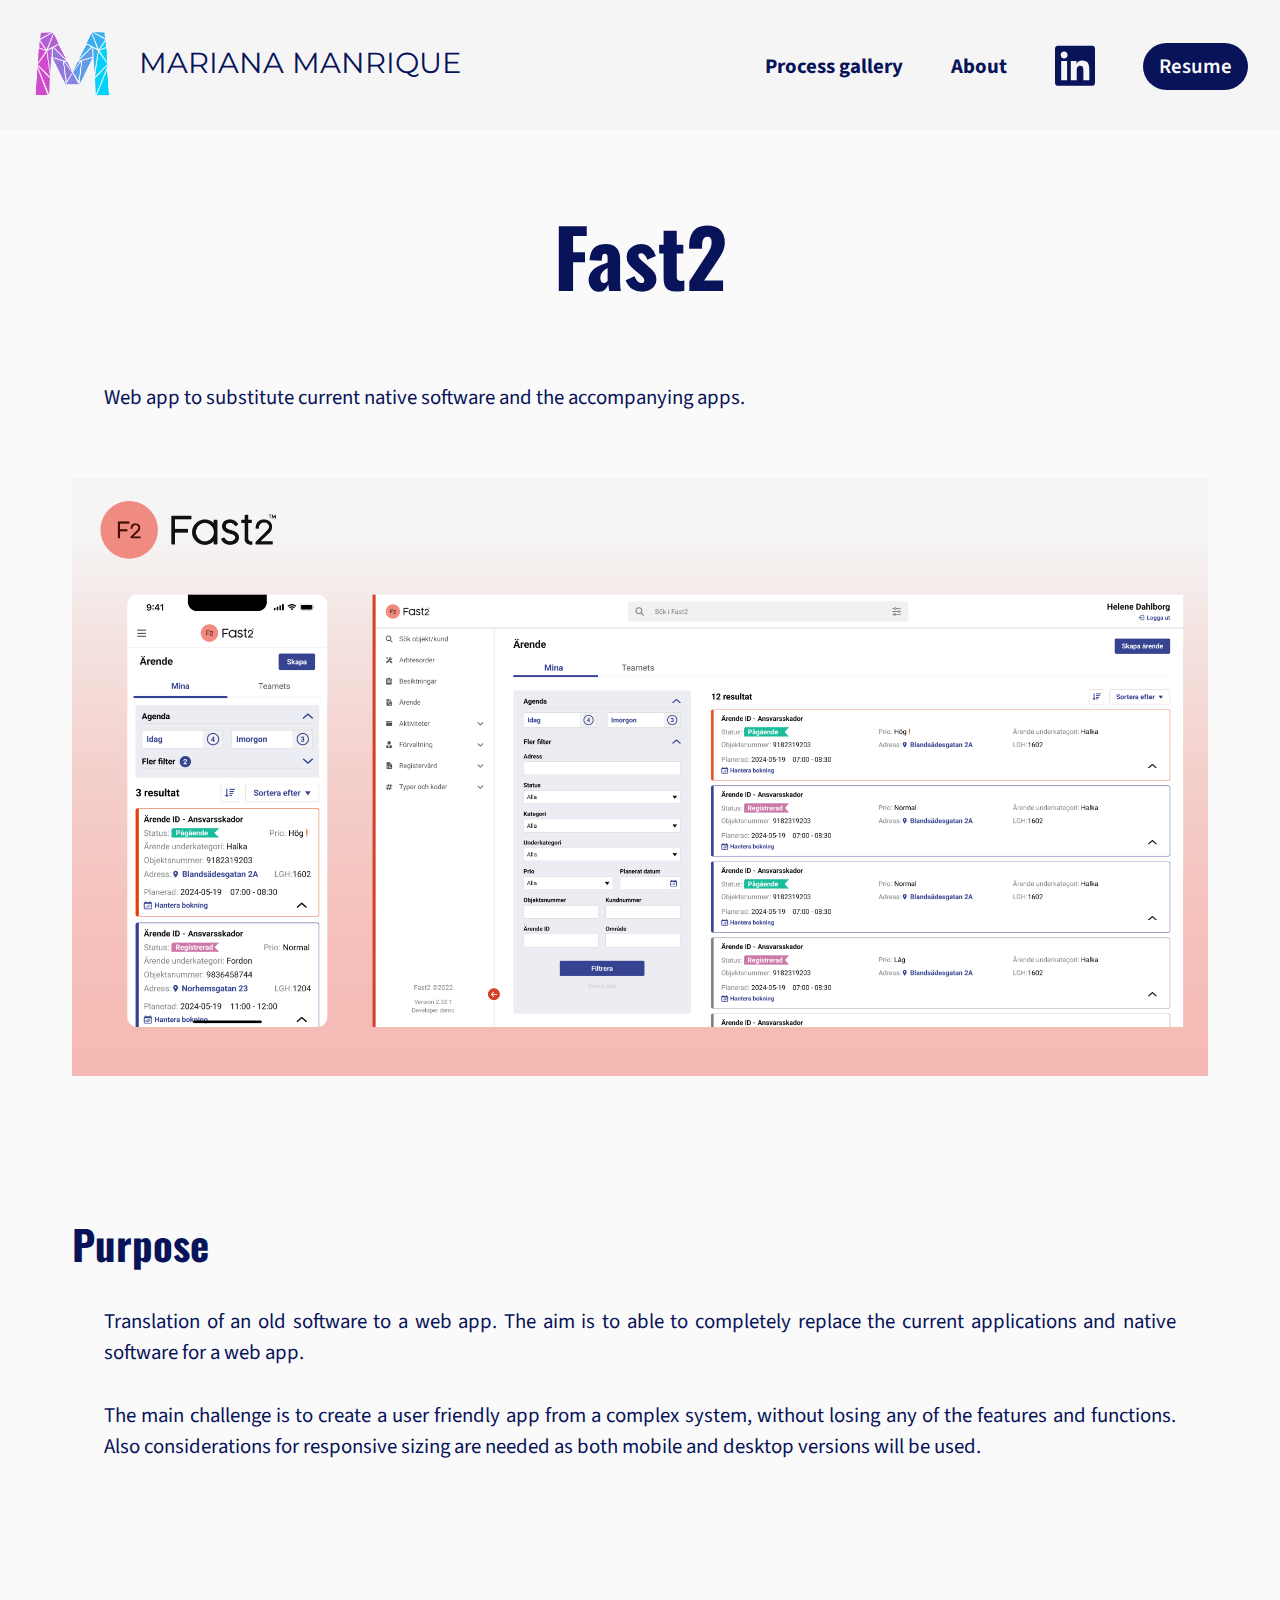
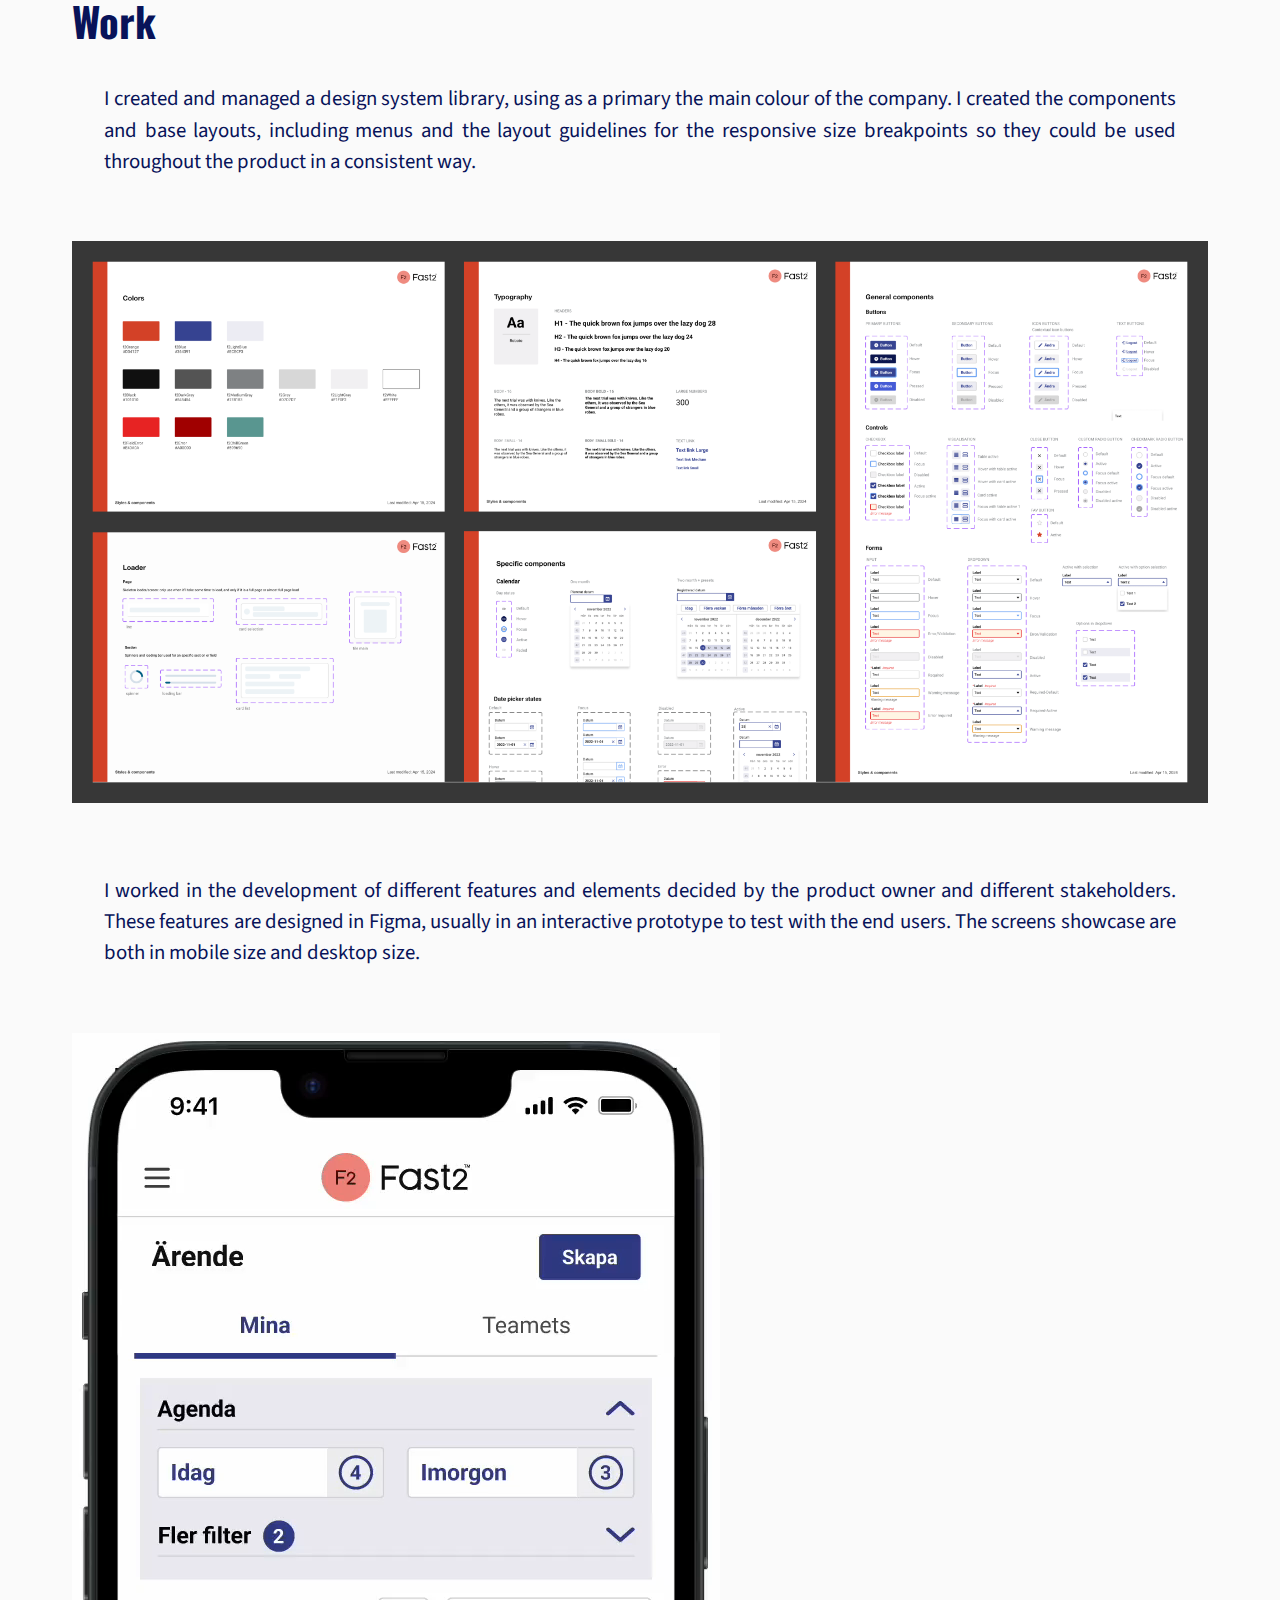
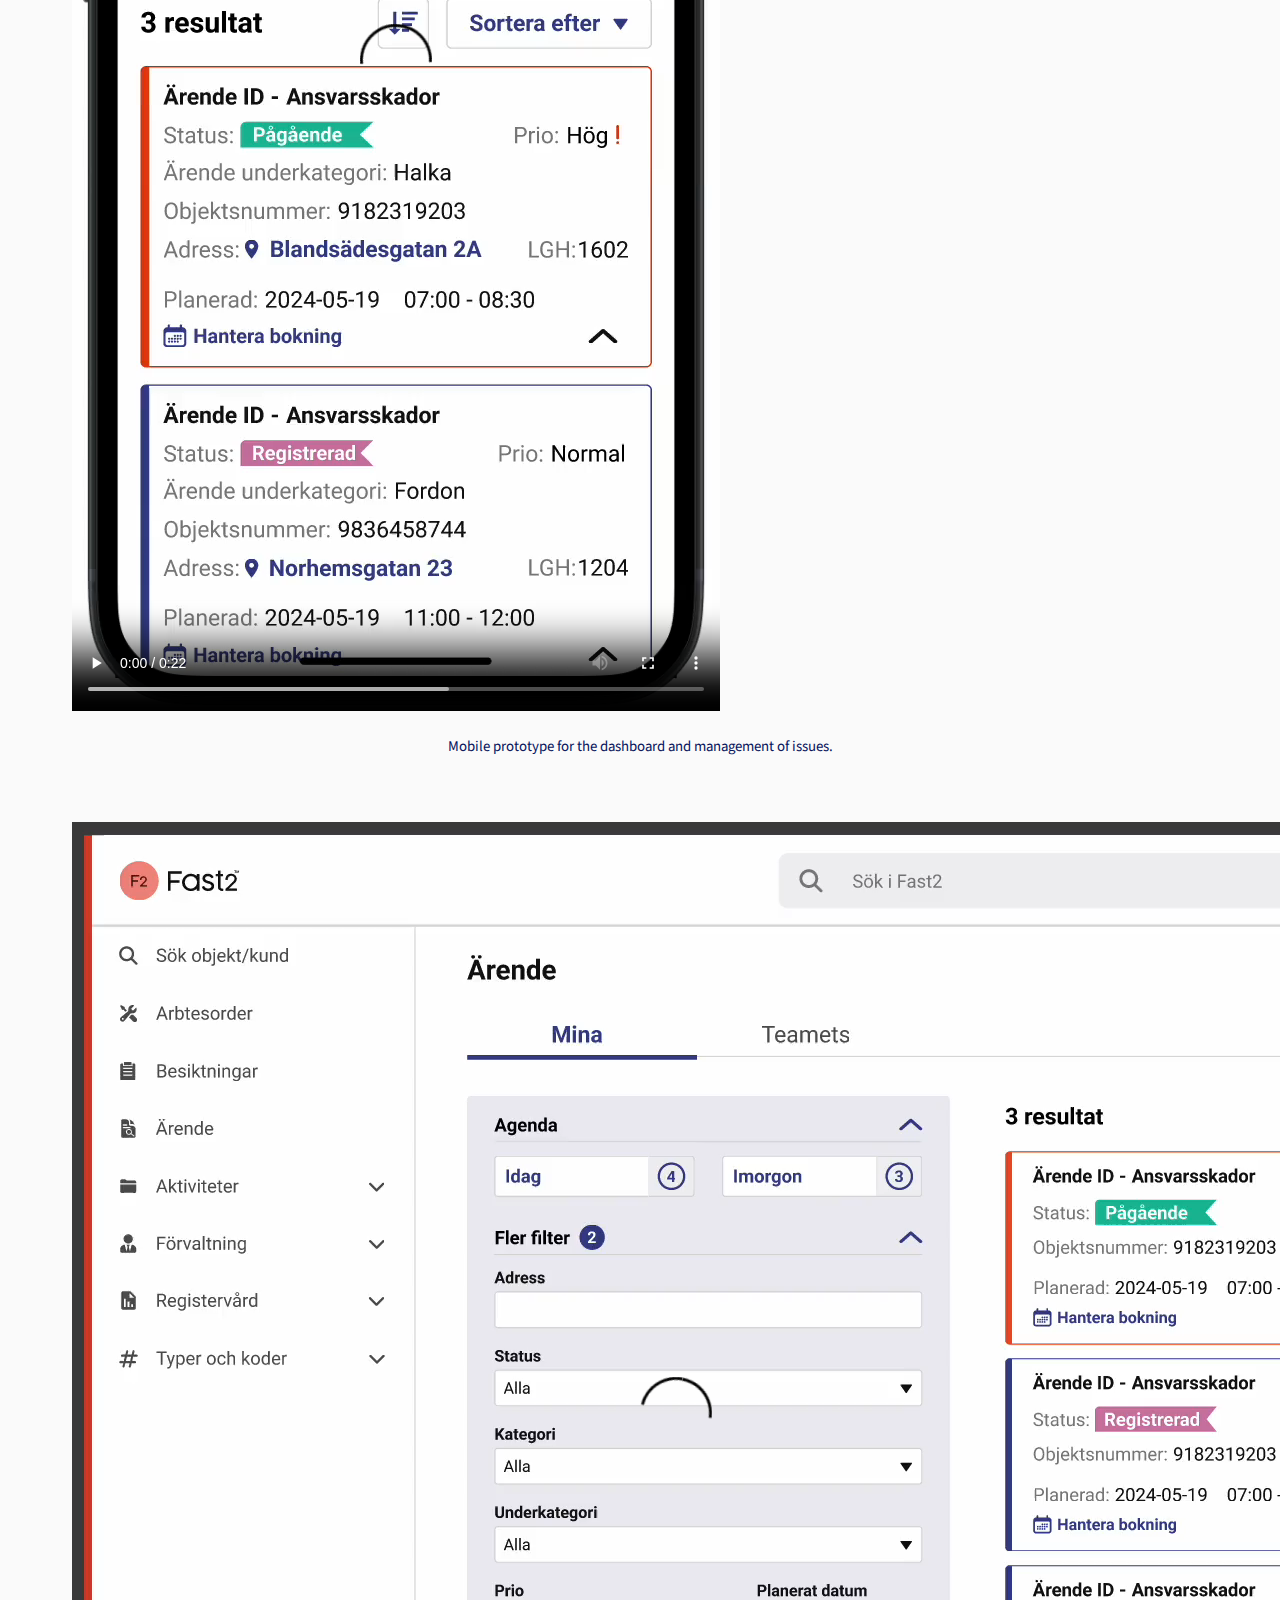
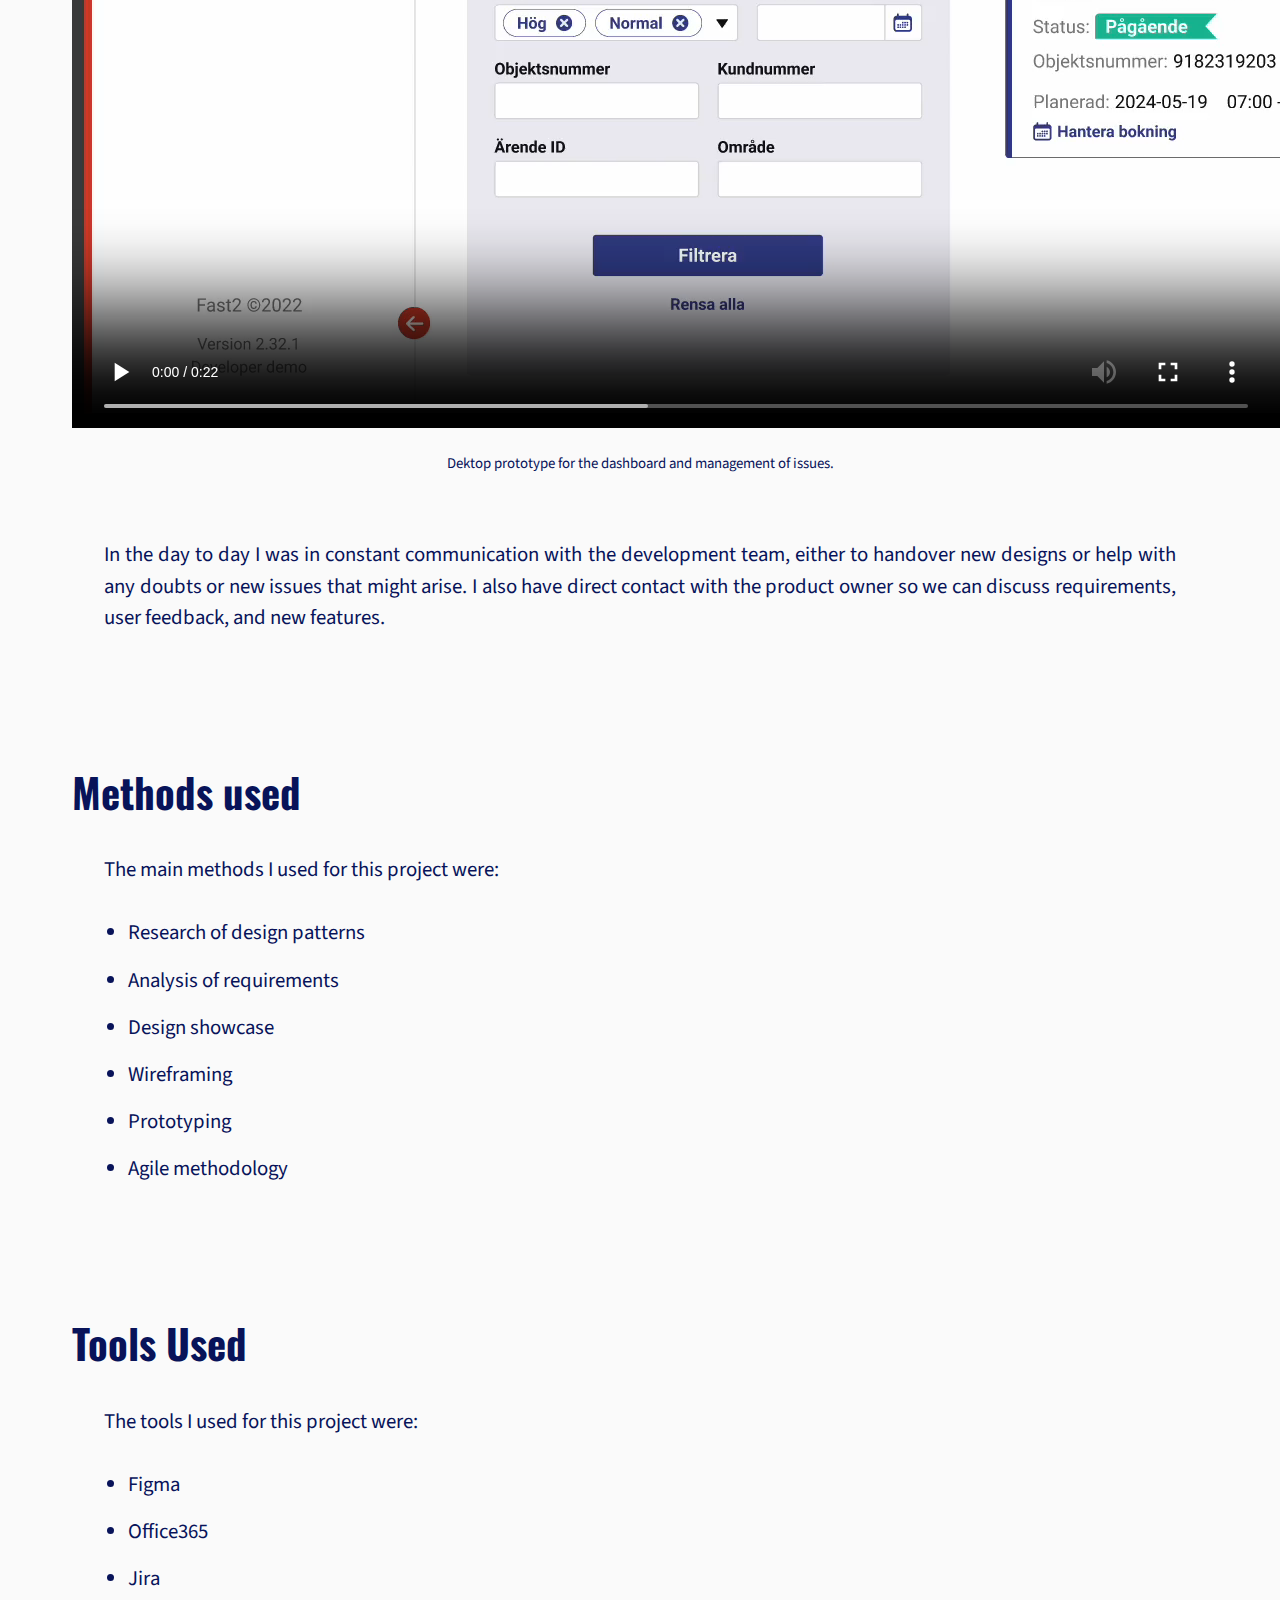
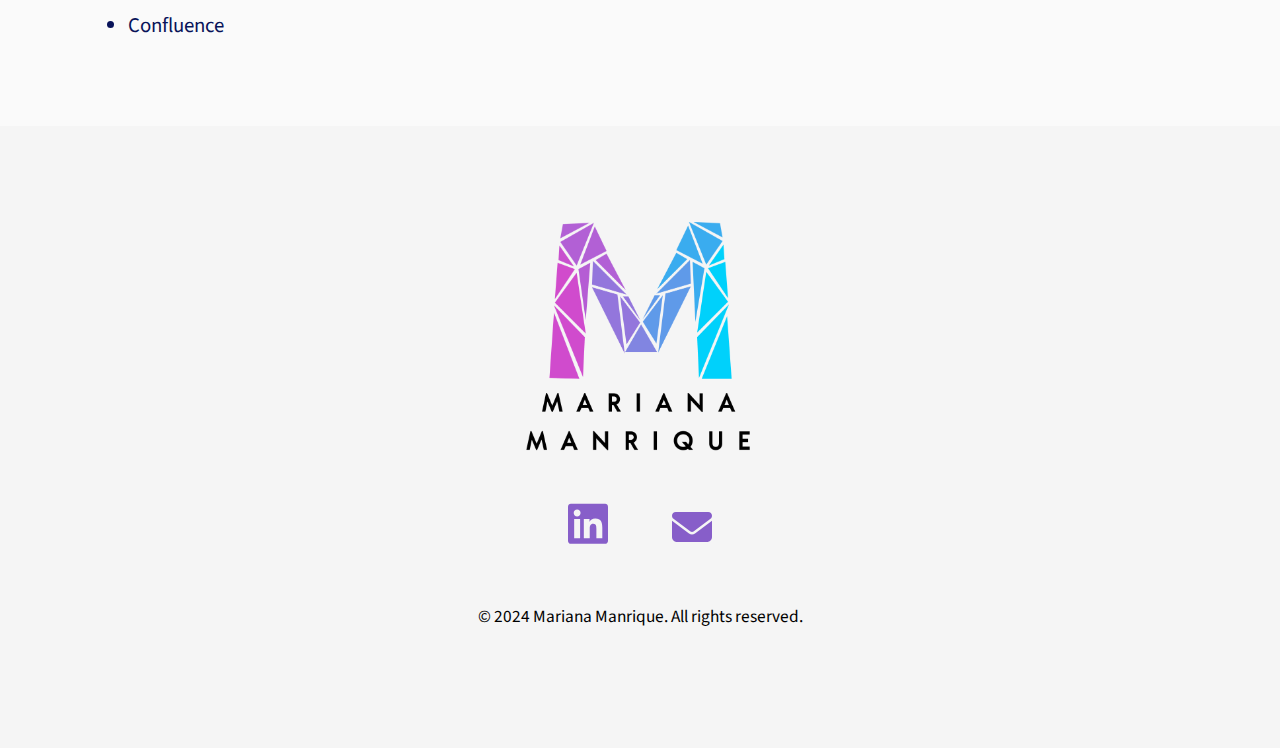
<file: fast2.html>
<!DOCTYPE html>
<html lang="en">
<head>
    <meta charset="UTF-8">
    <meta name="viewport" content="width=device-width, initial-scale=1.0">
    <title>Fast2 - Mariana Manrique</title>
    <link rel="icon" type="image/x-icon" href="img/favicon.ico">
    <link rel="preconnect" href="https://fonts.googleapis.com">
    <link rel="preconnect" href="https://fonts.gstatic.com" crossorigin>
    <link href="https://fonts.googleapis.com/css2?family=Montserrat:ital,wght@0,100..900;1,100..900&family=Oswald:wght@200..700&family=Source+Sans+3:ital,wght@0,200..900;1,200..900&display=swap" rel="stylesheet">
    <link href="css/style.css" rel="stylesheet">
</head>
<body>
  <header>
    <h1>
      <a href="index.html" aria-label="Click for home.">
        <img style="vertical-align:middle" src="img/00main/Logo.png" aria-hidden="true">
        </img>
  Mariana Manrique
      </a>
    </h1>
   <button type="button" tabindex="-1" hidden></button>
  <nav>
    <ul class="menu">
      <!--!<li><a href="projects.html"> Projects</a></li>-->
      <li><a href="processgallery.html"> Process gallery</a></li>
      <li><a href="about.html"> About </a></li>
      <li><a href="https://www.linkedin.com/in/marianamanrique/" target="_blank" aria-label="LinkedIn">
        <svg xmlns="http://www.w3.org/2000/svg" viewBox="0 0 448 512" aria-hidden="true">
  
                  <path d="M416 32H31.9C14.3 32 0 46.5 0 64.3v383.4C0 465.5 14.3 480 31.9 480H416c17.6 0 32-14.5 32-32.3V64.3c0-17.8-14.4-32.3-32-32.3zM135.4 416H69V202.2h66.5V416zm-33.2-243c-21.3 0-38.5-17.3-38.5-38.5S80.9 96 102.2 96c21.2 0 38.5 17.3 38.5 38.5 0 21.3-17.2 38.5-38.5 38.5zm282.1 243h-66.4V312c0-24.8-.5-56.7-34.5-56.7-34.6 0-39.9 27-39.9 54.9V416h-66.4V202.2h63.7v29.2h.9c8.9-16.8 30.6-34.5 62.9-34.5 67.2 0 79.7 44.3 79.7 101.9V416z" />
                </svg>
        </a></li>
      <li><a href="https://drive.google.com/file/d/187XFQHYVkzbT_jEW9ZpR3SWIK4Z4BCC2/view?usp=drive_link" target="_blank" class="primarybutton">Resume</a></li>
    </ul>
  </nav>
  </header>

<section class="section-detail">
  <div class="container">
    <h2> Fast2 </h2>
    <p> Web app to substitute current native software and the accompanying apps. </p>
    <!-- cover -->
    <figure>
      <img src="img/02fast2/2detail/Fast2 banner.png" alt="image with the mobile window and the desktop window.">
    </figure>

    <h4> Purpose </h4>
    <p> Translation of an old software to a web app. The aim is to able to completely replace the current applications and native software for a web app. <br><br>
      The main challenge is to create a user friendly app from a complex system, without losing any of the features and functions. Also considerations for responsive sizing are needed as both mobile and desktop versions will be used.</p>

    <h4> Work </h4>
    <p>I created and managed a design system library, using as a primary the main colour of the company. I created the components and base layouts, including menus and the layout guidelines for the responsive size breakpoints so they could be used throughout the product in a consistent way.</p>
    <figure>
      <img src="img/02fast2/2detail/DSL1.png" alt="image with different screens to show some of the design system library that was created.">
    </figure>
    <p><br><br>I worked in the development of different features and elements decided by the product owner and different stakeholders. These features are designed in Figma, usually in an interactive prototype to test with the end users. The screens showcase are both in mobile size and desktop size.</p>


      <figure>
        <video class="mobile-video" controls autoplay loop>
            <source src="img/02fast2/2detail/Mobile.mp4" type="video/mp4" alt="Looped video of the mobile version of the dashboard.">
            Your browser does not support the video tag.
        </video>
        <figcaption>
          <ul>
            <li> Mobile prototype for the dashboard and management of issues. </li>
          </ul>
        </figcaption>
      </figure>
      <figure>
        <video controls autoplay loop>
            <source src="img/02fast2/2detail/Desktop.mp4" type="video/mp4" alt="Looped video of the desktop version of the dashboard.">
            Your browser does not support the video tag.
        </video>
        <figcaption>
          <ul>
            <li> Dektop prototype for the dashboard and management of issues. </li>
          </ul>
        </figcaption>
      </figure>
      <p>In the day to day I was in constant communication with the development team, either to handover new designs or help with any doubts or new issues that might arise. I also have direct contact with the product owner so we can discuss requirements, user feedback, and new features.</p>

    <h4> Methods used </h4>
    <p> The main methods I used for this project were: </p>
    <ul>
      <li> Research of design patterns</li>
      <li> Analysis of requirements </li>
      <li> Design showcase </li>
      <li> Wireframing </li>
      <li> Prototyping </li>
      <li> Agile methodology </li>
    </ul>

    <h4> Tools Used </h4>
    <p> The tools I used for this project were: </p>
    <ul>
      <li> Figma </li>
      <li> Office365 </li>
      <li> Jira </li>
      <li> Confluence </li>
    </ul>
    </container>
</section>
<footer>
  <div class="container">
    <img src="img/00main/Footer logo.png" alt="Logo" />

    <ul>
      <li>
        <a href="https://www.linkedin.com/in/marianamanrique/" target="_blank" aria-label="LinkedIn">
          <svg xmlns="http://www.w3.org/2000/svg" viewBox="0 0 448 512" aria-hidden="true">
            <!--!Font Awesome Free 6.6.0 by @fontawesome - https://fontawesome.com License - https://fontawesome.com/license/free Copyright 2024 Fonticons, Inc.-->
            <path d="M416 32H31.9C14.3 32 0 46.5 0 64.3v383.4C0 465.5 14.3 480 31.9 480H416c17.6 0 32-14.5 32-32.3V64.3c0-17.8-14.4-32.3-32-32.3zM135.4 416H69V202.2h66.5V416zm-33.2-243c-21.3 0-38.5-17.3-38.5-38.5S80.9 96 102.2 96c21.2 0 38.5 17.3 38.5 38.5 0 21.3-17.2 38.5-38.5 38.5zm282.1 243h-66.4V312c0-24.8-.5-56.7-34.5-56.7-34.6 0-39.9 27-39.9 54.9V416h-66.4V202.2h63.7v29.2h.9c8.9-16.8 30.6-34.5 62.9-34.5 67.2 0 79.7 44.3 79.7 101.9V416z" />
          </svg></a>
      </li>
      <li>
        <a href="mailto:m.manrique8@icloud.com" aria-label="Email">
          <svg xmlns="http://www.w3.org/2000/svg" viewBox="0 0 512 512">
            <!--!Font Awesome Free 6.6.0 by @fontawesome - https://fontawesome.com License - https://fontawesome.com/license/free Copyright 2024 Fonticons, Inc.-->
            <path d="M48 64C21.5 64 0 85.5 0 112c0 15.1 7.1 29.3 19.2 38.4L236.8 313.6c11.4 8.5 27 8.5 38.4 0L492.8 150.4c12.1-9.1 19.2-23.3 19.2-38.4c0-26.5-21.5-48-48-48L48 64zM0 176L0 384c0 35.3 28.7 64 64 64l384 0c35.3 0 64-28.7 64-64l0-208L294.4 339.2c-22.8 17.1-54 17.1-76.8 0L0 176z" />
          </svg></a>
      </li>
    </ul>  
          <p><small>&copy; 2024 Mariana Manrique. All rights reserved.</small></p>
  </div>
</footer>
</body>
</html>
</file>
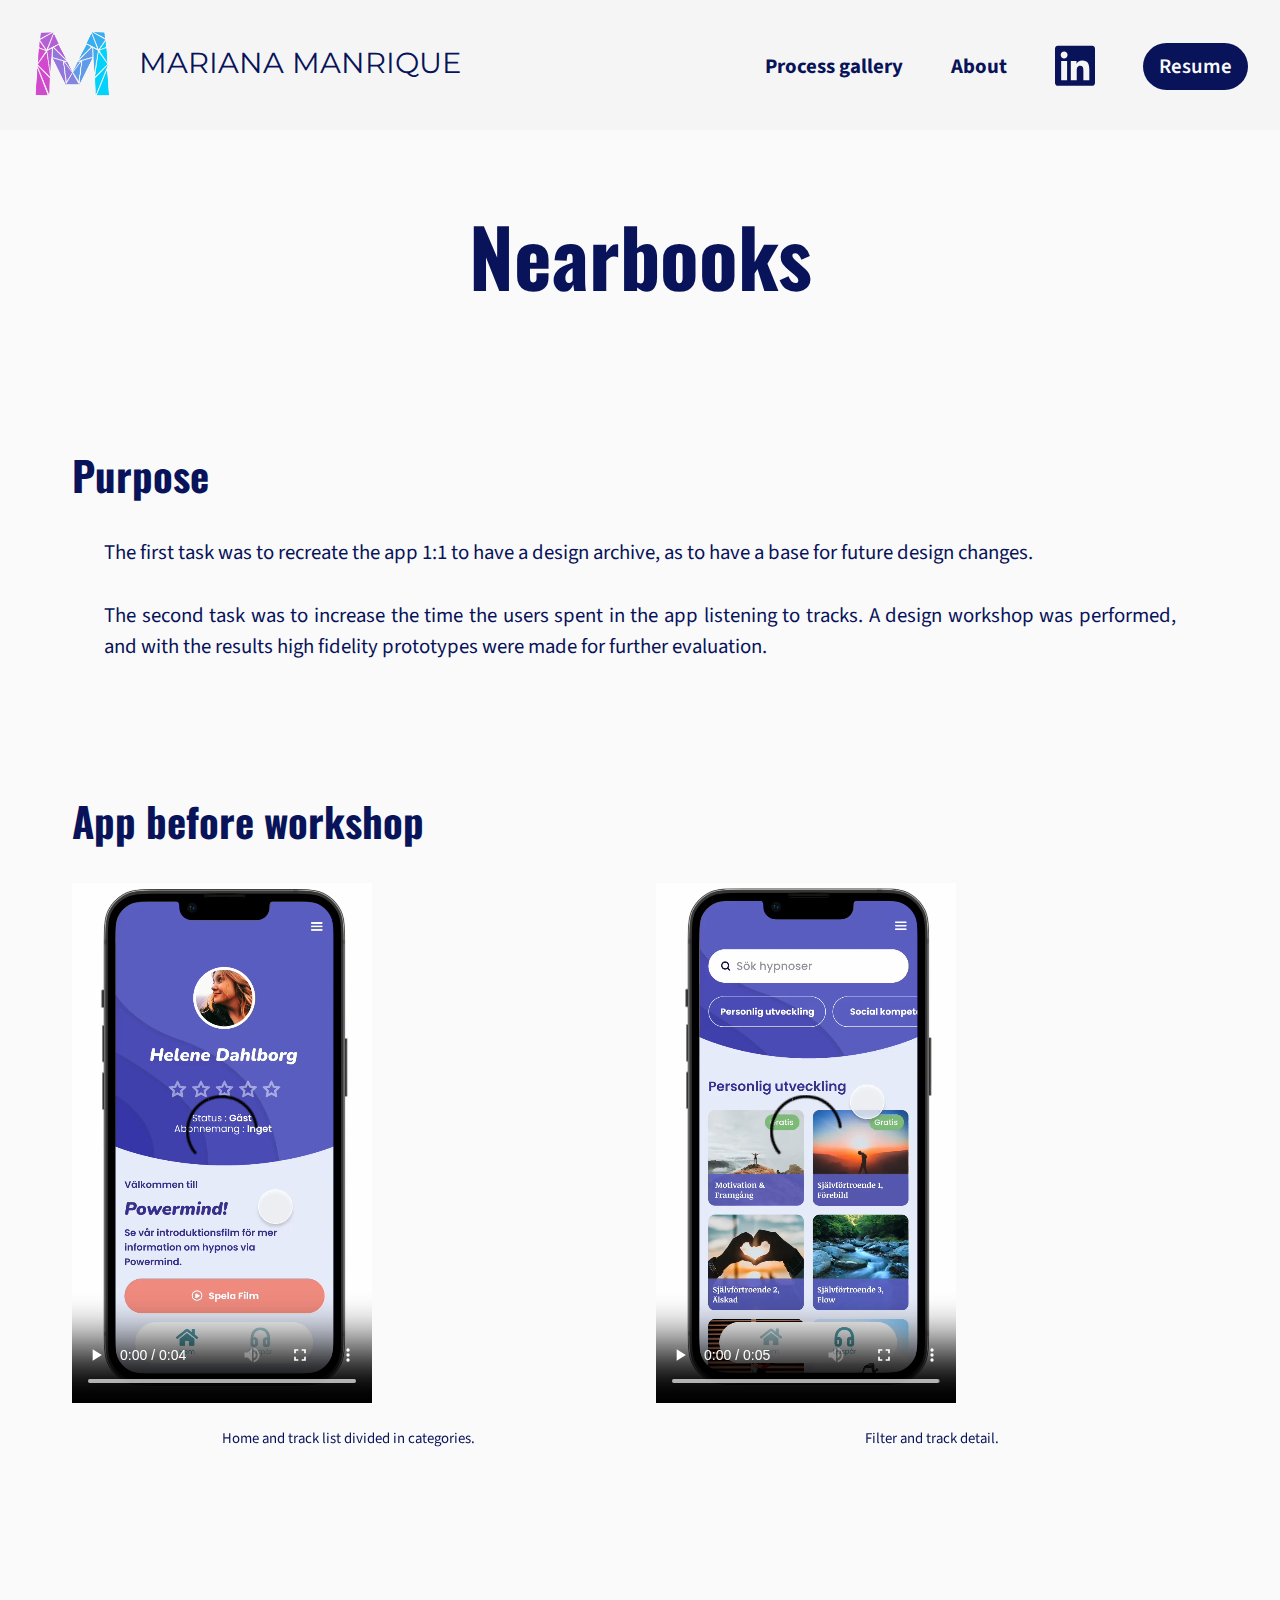
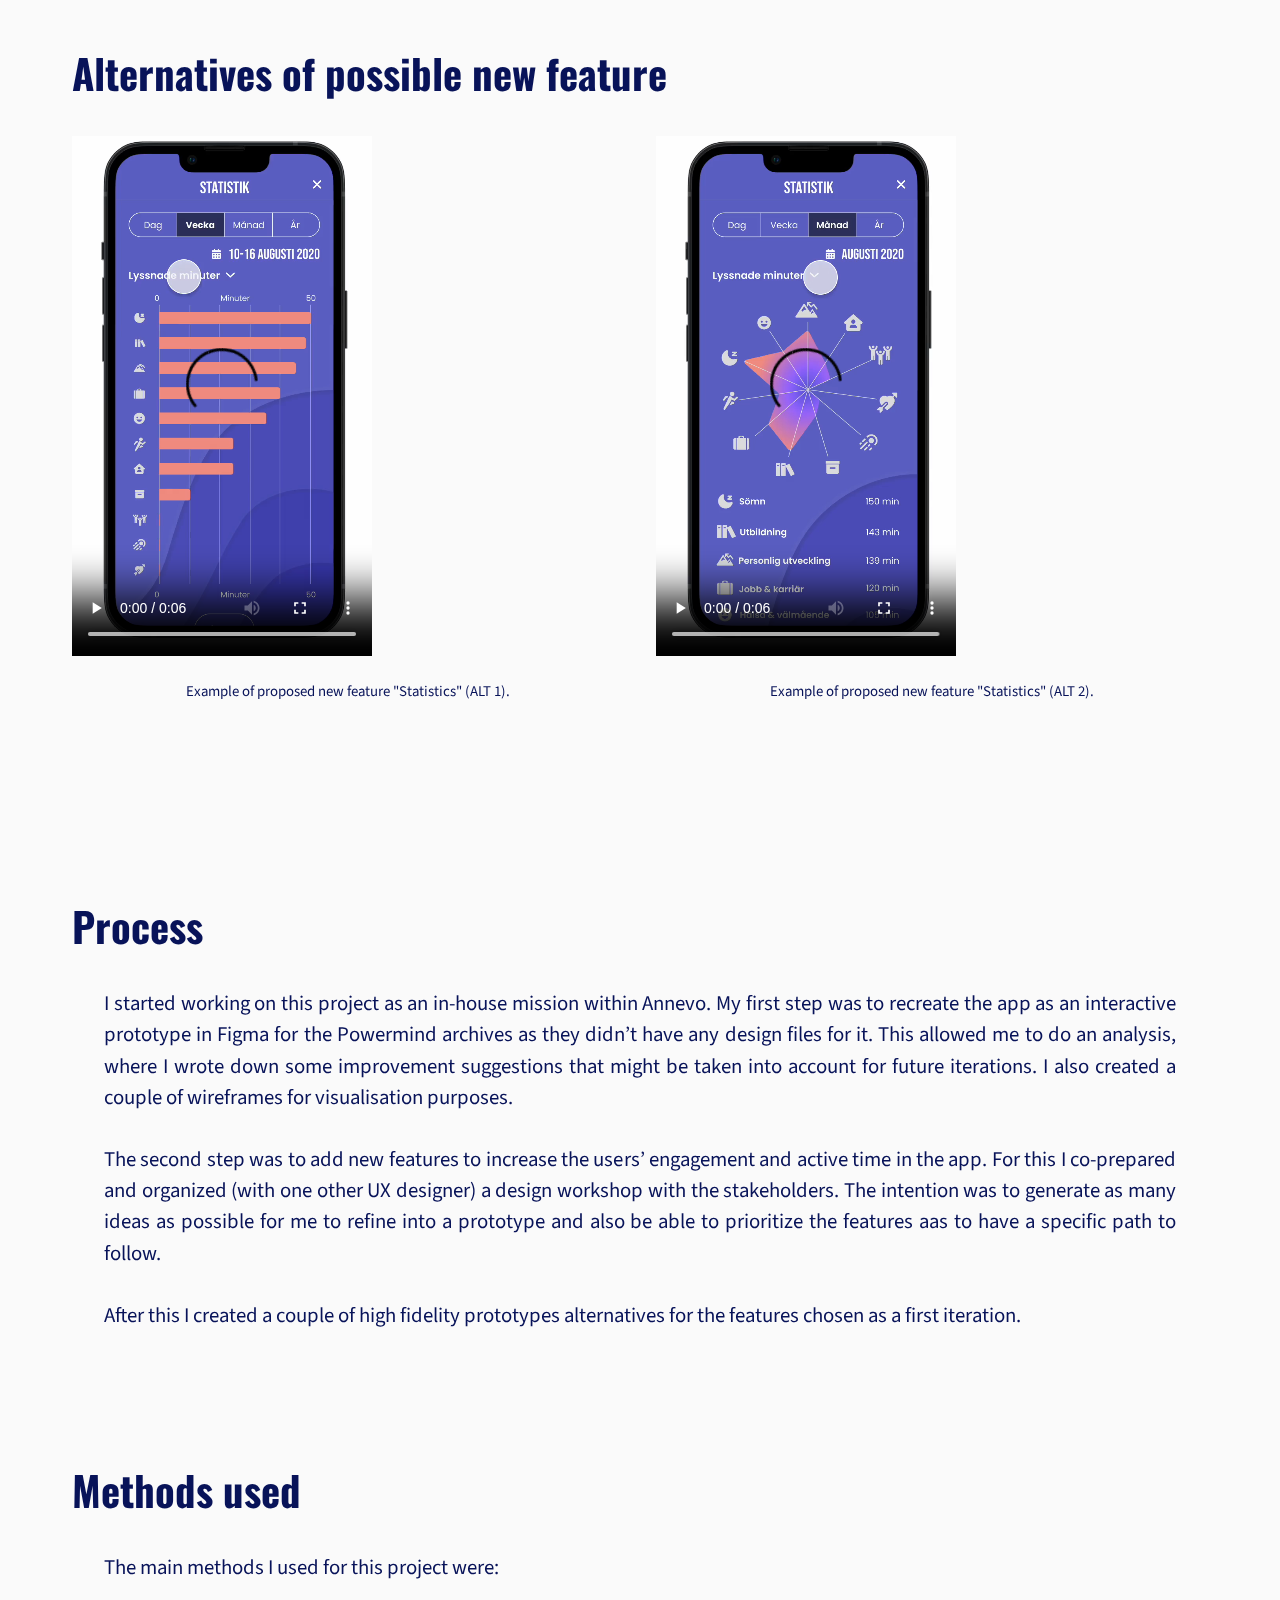
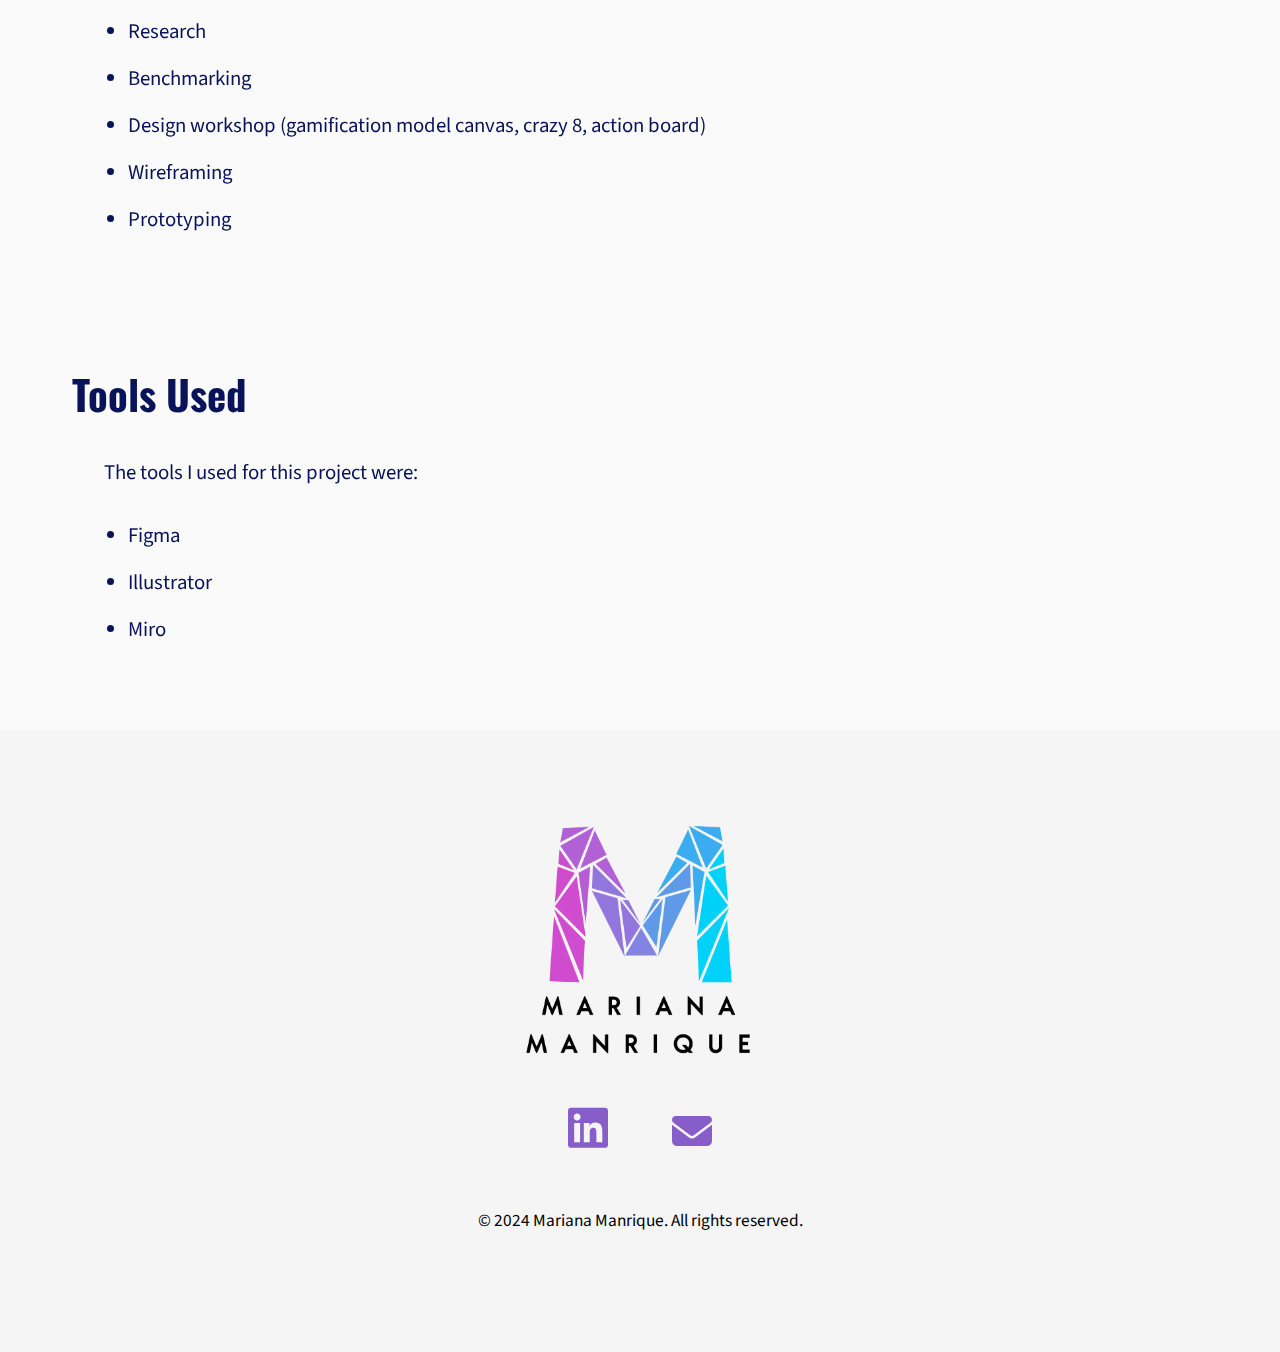
<file: nearbooks.html>
<!DOCTYPE html>
<html lang="en">
<head>
    <meta charset="UTF-8">
    <meta name="viewport" content="width=device-width, initial-scale=1.0">
    <title>Nearbooks - Mariana Manrique</title>
    <link rel="icon" type="image/x-icon" href="img/favicon.ico">
    <link rel="preconnect" href="https://fonts.googleapis.com">
    <link rel="preconnect" href="https://fonts.gstatic.com" crossorigin>
    <link href="https://fonts.googleapis.com/css2?family=Montserrat:ital,wght@0,100..900;1,100..900&family=Oswald:wght@200..700&family=Source+Sans+3:ital,wght@0,200..900;1,200..900&display=swap" rel="stylesheet">
    <link href="css/style.css" rel="stylesheet">
</head>
<body>
  <header>
    <h1>
      <a href="index.html" aria-label="Click for home.">
        <img style="vertical-align:middle" src="img/00main/Logo.png" aria-hidden="true">
        </img>
  Mariana Manrique
      </a>
    </h1>
   <button type="button" tabindex="-1" hidden></button>
  <nav>
    <ul class="menu">
      <!--!<li><a href="projects.html"> Projects</a></li>-->
      <li><a href="processgallery.html"> Process gallery</a></li>
      <li><a href="about.html"> About </a></li>
      <li><a href="https://www.linkedin.com/in/marianamanrique/" target="_blank" aria-label="LinkedIn">
        <svg xmlns="http://www.w3.org/2000/svg" viewBox="0 0 448 512" aria-hidden="true">
  
                  <path d="M416 32H31.9C14.3 32 0 46.5 0 64.3v383.4C0 465.5 14.3 480 31.9 480H416c17.6 0 32-14.5 32-32.3V64.3c0-17.8-14.4-32.3-32-32.3zM135.4 416H69V202.2h66.5V416zm-33.2-243c-21.3 0-38.5-17.3-38.5-38.5S80.9 96 102.2 96c21.2 0 38.5 17.3 38.5 38.5 0 21.3-17.2 38.5-38.5 38.5zm282.1 243h-66.4V312c0-24.8-.5-56.7-34.5-56.7-34.6 0-39.9 27-39.9 54.9V416h-66.4V202.2h63.7v29.2h.9c8.9-16.8 30.6-34.5 62.9-34.5 67.2 0 79.7 44.3 79.7 101.9V416z" />
                </svg>
        </a></li>
      <li><a href="https://drive.google.com/file/d/187XFQHYVkzbT_jEW9ZpR3SWIK4Z4BCC2/view?usp=drive_link" target="_blank" class="primarybutton">Resume</a></li>
    </ul>
  </nav>
  </header>

<section class="section-detail">
  <div class="container">
    <h2> Nearbooks </h2>

    <h4> Purpose </h4>
    <p>The first task was to recreate the app 1:1 to have a design archive, as to have a base for future design changes. <br><br>
      The second task was to increase the time the users spent in the app listening to tracks. A design workshop was performed, and with the results high fidelity prototypes were made for further evaluation. </p>

    <h4> App before workshop </h4>
    <div class="examples">
      <figure>
        <video width="300" controls autoplay loop>
            <source src="img/01powermind/2detail/Currentpt1-fast.mp4" type="video/mp4" alt="Looped video of the app main functions.">
            Your browser does not support the video tag.
        </video>
        <figcaption>
          <ul>
            <li>Home and track list divided in categories. </li>
          </ul>
        </figcaption>
      </figure>
      <figure>
        <video width="300" controls autoplay loop>
            <source src="img/01powermind/2detail/Currentpt2-fast.mp4" type="video/mp4" alt="Looped video of the app filters and track detail.">
            Your browser does not support the video tag.
        </video>
        <figcaption>
          <ul>
            <li> Filter and track detail. </li>
          </ul>
        </figcaption>
      </figure>
    </div>

    <h4> Alternatives of possible new feature </h4>
    <div class="examples">
      <figure>
        <video width="300" controls autoplay loop>
            <source src="img/01powermind/2detail/Stats1-fast.mp4" type="video/mp4" alt="Looped video of the proposed new feature statistics 1.">
            Your browser does not support the video tag.
        </video>
        <figcaption>
          <ul>
            <li> Example of proposed new feature "Statistics" (ALT 1). </li>
          </ul>
        </figcaption>
      </figure>
      <figure>
        <video width="300" controls autoplay loop>
            <source src="img/01powermind/2detail/Stats2-fast.mp4" type="video/mp4" alt="Looped video of the proposed new feature statistics 2.">
            Your browser does not support the video tag.
        </video>
        <figcaption>
          <ul>
            <li> Example of proposed new feature "Statistics" (ALT 2). </li>
          </ul>
        </figcaption>
      </figure>
    </div>

    <h4> Process </h4>
    <p>I started working on this project as an in-house mission within Annevo. My first step was to recreate the app as an interactive prototype in Figma for the Powermind archives as they didn’t have any design files for it. This allowed me to do an analysis, where I wrote down some improvement suggestions that might be taken into account for future iterations. I also created a couple of wireframes for visualisation purposes.
      <br><br>
      The second step was to add new features to increase the users’ engagement and active time in the app. For this I co-prepared and organized (with one other UX designer) a design workshop with the stakeholders. The intention was to generate as many ideas as possible for me to refine into a prototype and also be able to prioritize the features aas to have a specific path to follow.
      <br><br>
      After this I created a couple of high fidelity prototypes alternatives for the features chosen as a first iteration.
    </p>

    <h4> Methods used </h4>
    <p> The main methods I used for this project were: </p>
    <ul>
      <li> Research </li>
      <li> Benchmarking </li>
      <li> Design workshop (gamification model canvas, crazy 8, action board) </li>
      <li> Wireframing </li>
      <li> Prototyping </li>
    </ul>

    <h4> Tools Used </h4>
    <p> The tools I used for this project were: </p>
    <ul>
      <li> Figma </li>
      <li> Illustrator </li>
      <li> Miro </li>
    </ul>
    </container>
</section>
<footer>
  <div class="container">
    <img src="img/00main/Footer logo.png" alt="Logo" />

    <ul>
      <li>
        <a href="https://www.linkedin.com/in/marianamanrique/" target="_blank" aria-label="LinkedIn">
          <svg xmlns="http://www.w3.org/2000/svg" viewBox="0 0 448 512" aria-hidden="true">
            <!--!Font Awesome Free 6.6.0 by @fontawesome - https://fontawesome.com License - https://fontawesome.com/license/free Copyright 2024 Fonticons, Inc.-->
            <path d="M416 32H31.9C14.3 32 0 46.5 0 64.3v383.4C0 465.5 14.3 480 31.9 480H416c17.6 0 32-14.5 32-32.3V64.3c0-17.8-14.4-32.3-32-32.3zM135.4 416H69V202.2h66.5V416zm-33.2-243c-21.3 0-38.5-17.3-38.5-38.5S80.9 96 102.2 96c21.2 0 38.5 17.3 38.5 38.5 0 21.3-17.2 38.5-38.5 38.5zm282.1 243h-66.4V312c0-24.8-.5-56.7-34.5-56.7-34.6 0-39.9 27-39.9 54.9V416h-66.4V202.2h63.7v29.2h.9c8.9-16.8 30.6-34.5 62.9-34.5 67.2 0 79.7 44.3 79.7 101.9V416z" />
          </svg></a>
      </li>
      <li>
        <a href="mailto:m.manrique8@icloud.com" aria-label="Email">
          <svg xmlns="http://www.w3.org/2000/svg" viewBox="0 0 512 512">
            <!--!Font Awesome Free 6.6.0 by @fontawesome - https://fontawesome.com License - https://fontawesome.com/license/free Copyright 2024 Fonticons, Inc.-->
            <path d="M48 64C21.5 64 0 85.5 0 112c0 15.1 7.1 29.3 19.2 38.4L236.8 313.6c11.4 8.5 27 8.5 38.4 0L492.8 150.4c12.1-9.1 19.2-23.3 19.2-38.4c0-26.5-21.5-48-48-48L48 64zM0 176L0 384c0 35.3 28.7 64 64 64l384 0c35.3 0 64-28.7 64-64l0-208L294.4 339.2c-22.8 17.1-54 17.1-76.8 0L0 176z" />
          </svg></a>
      </li>
    </ul>  
          <p><small>&copy; 2024 Mariana Manrique. All rights reserved.</small></p>
  </div>
</footer>
</body>
</html>
</file>
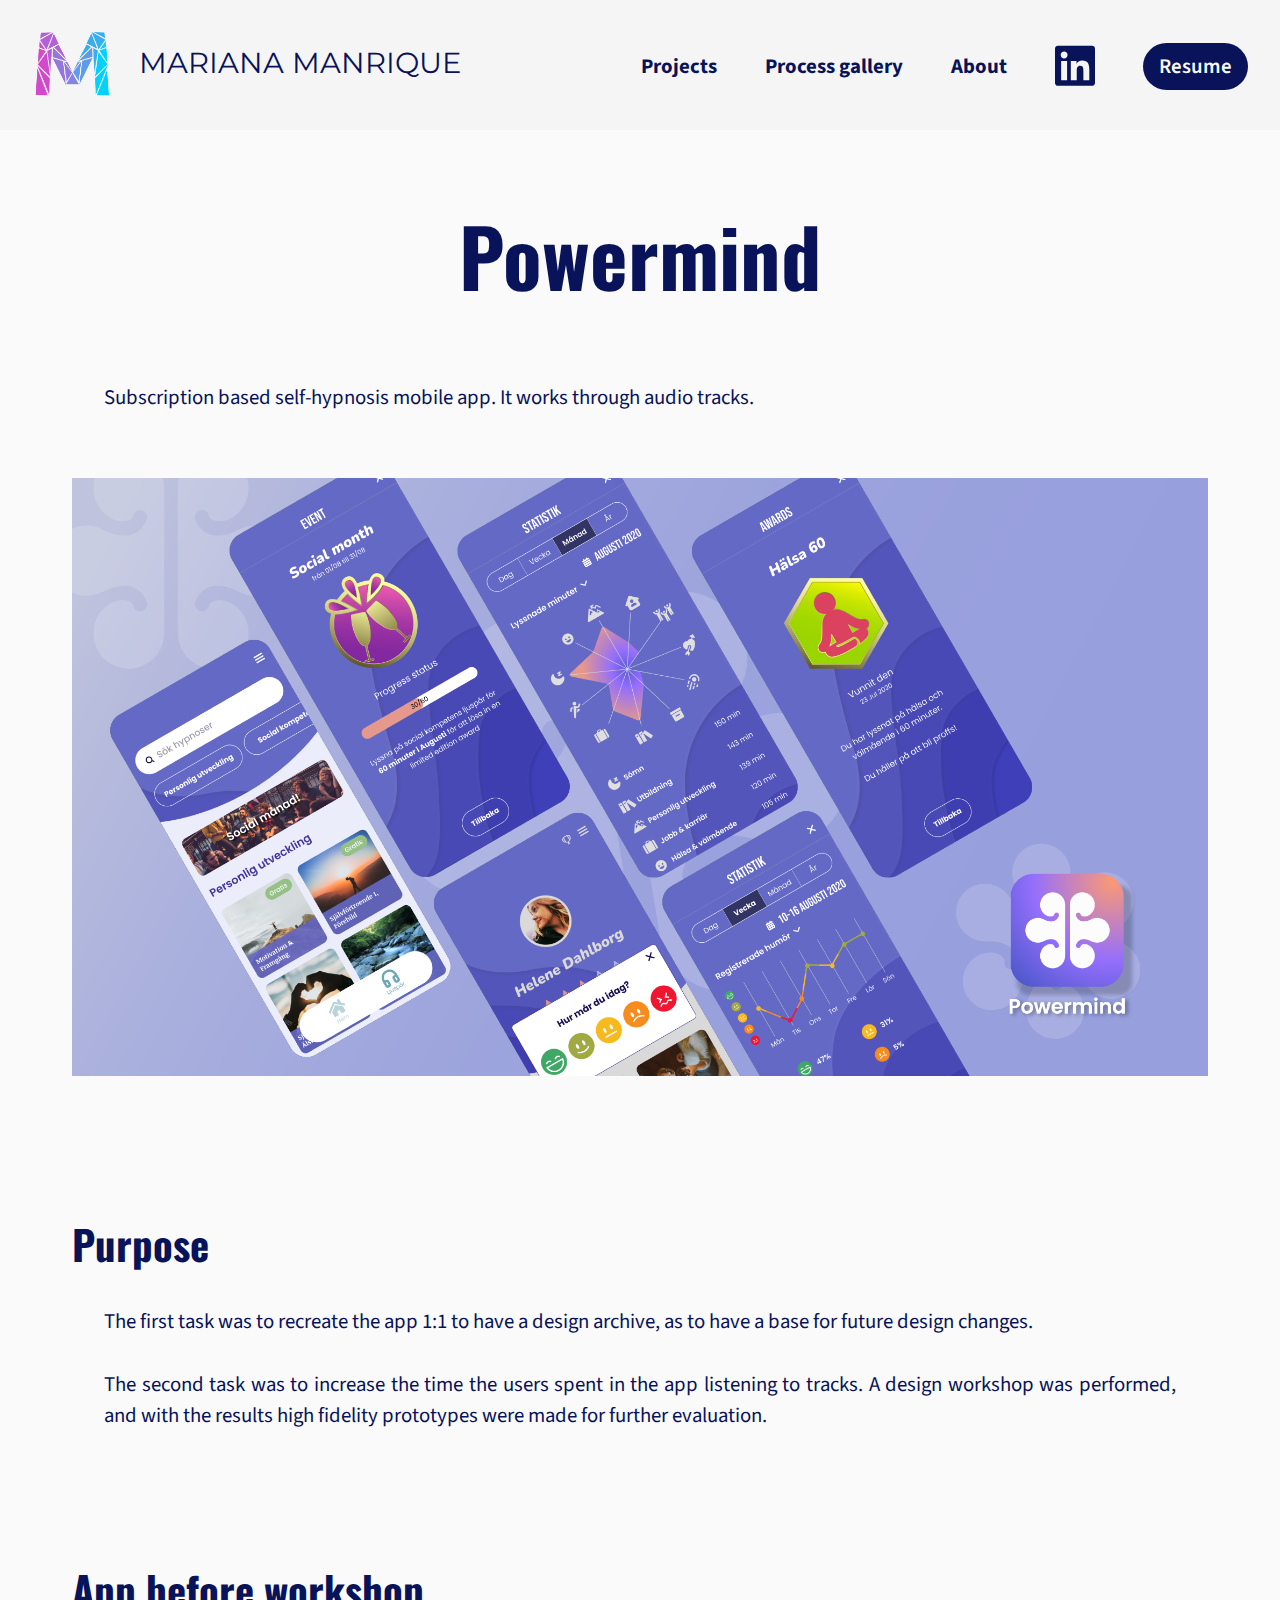
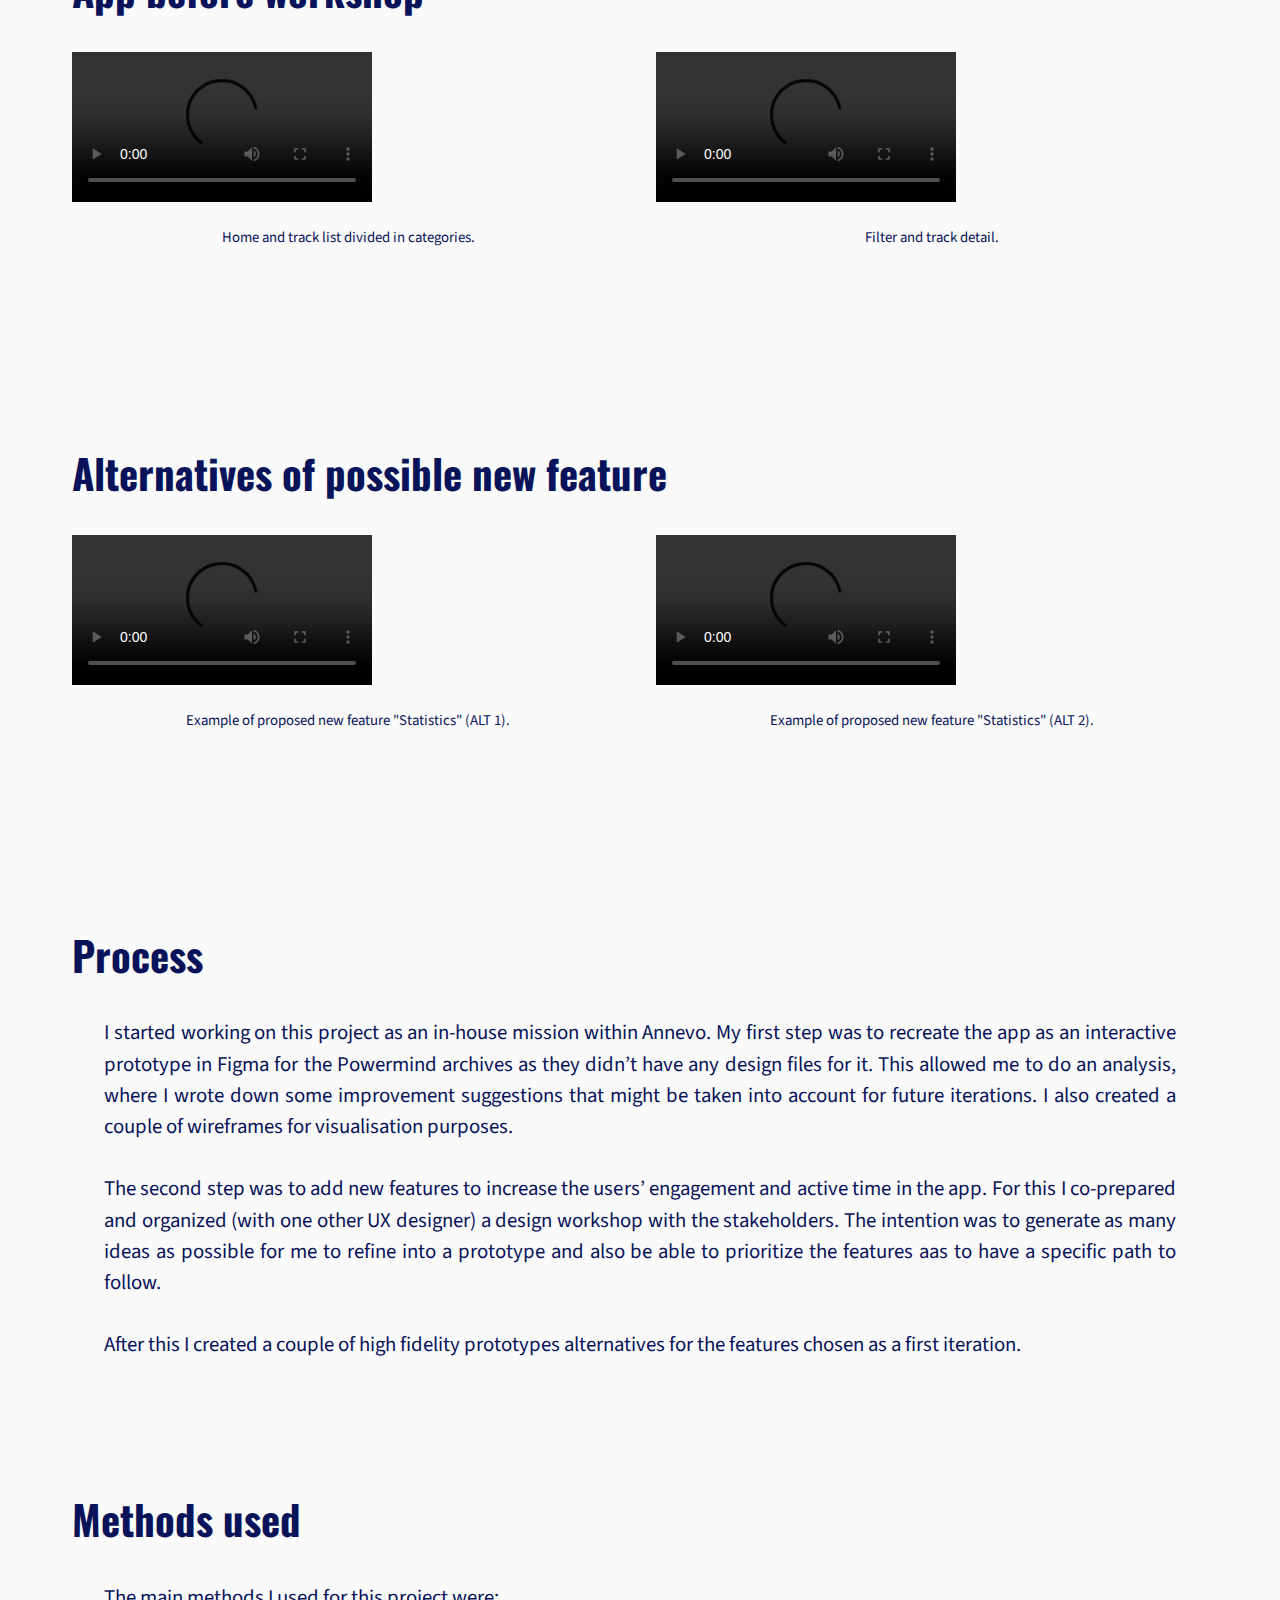
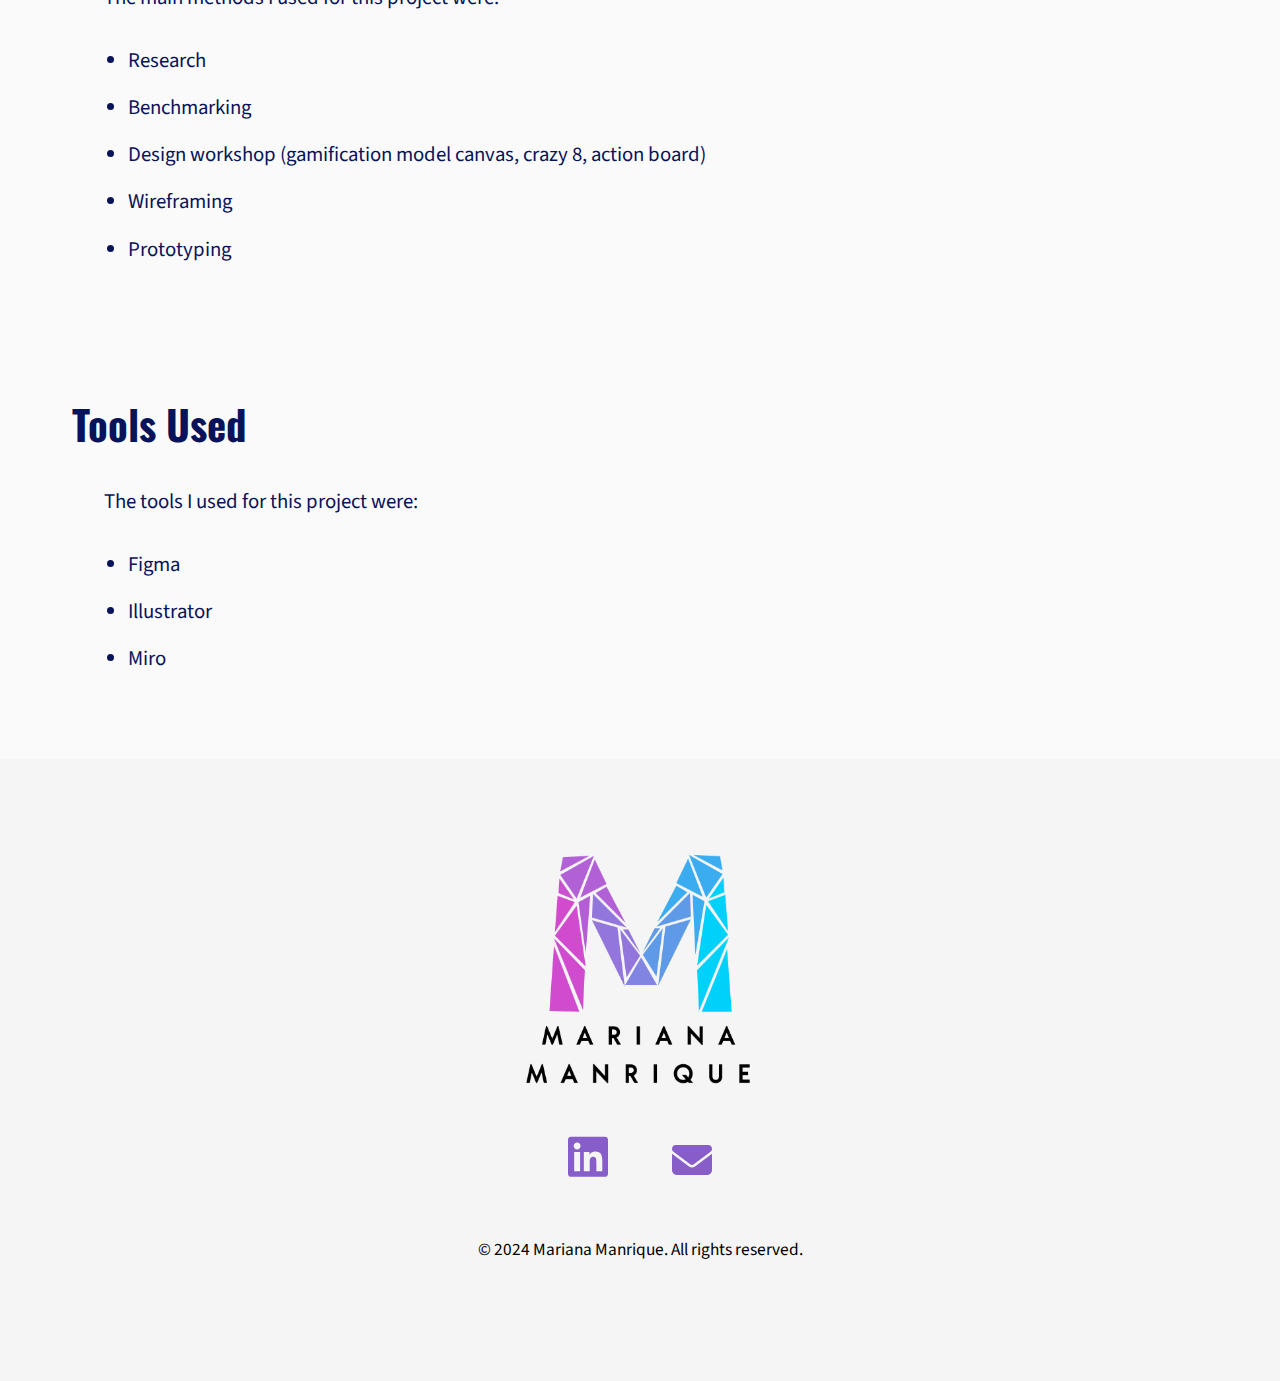
<file: powermind.html>
<!DOCTYPE html>
<html lang="en">
<head>
    <meta charset="UTF-8">
    <meta name="viewport" content="width=device-width, initial-scale=1.0">
    <title>Powermind - Mariana Manrique</title>
    <link rel="icon" type="image/x-icon" href="img/favicon.ico">
    <link rel="preconnect" href="https://fonts.googleapis.com">
    <link rel="preconnect" href="https://fonts.gstatic.com" crossorigin>
    <link href="https://fonts.googleapis.com/css2?family=Montserrat:ital,wght@0,100..900;1,100..900&family=Oswald:wght@200..700&family=Source+Sans+3:ital,wght@0,200..900;1,200..900&display=swap" rel="stylesheet">
    <link href="css/style.css" rel="stylesheet">
</head>
<body>
  <header>
    <h1>
      <a href="index.html" aria-label="Click for home.">
        <img style="vertical-align:middle" src="img/00main/Logo.png" aria-hidden="true">
        </img>
  Mariana Manrique
      </a>
    </h1>
   <button type="button" tabindex="-1" hidden></button>
  <nav>
    <ul class="menu">
      <li><a href="projects.html"> Projects</a></li>
      <li><a href="processgallery.html"> Process gallery</a></li>
      <li><a href="about.html"> About </a></li>
      <li><a href="https://www.linkedin.com/in/marianamanrique/" target="_blank" aria-label="LinkedIn">
        <svg xmlns="http://www.w3.org/2000/svg" viewBox="0 0 448 512" aria-hidden="true">
  
                  <path d="M416 32H31.9C14.3 32 0 46.5 0 64.3v383.4C0 465.5 14.3 480 31.9 480H416c17.6 0 32-14.5 32-32.3V64.3c0-17.8-14.4-32.3-32-32.3zM135.4 416H69V202.2h66.5V416zm-33.2-243c-21.3 0-38.5-17.3-38.5-38.5S80.9 96 102.2 96c21.2 0 38.5 17.3 38.5 38.5 0 21.3-17.2 38.5-38.5 38.5zm282.1 243h-66.4V312c0-24.8-.5-56.7-34.5-56.7-34.6 0-39.9 27-39.9 54.9V416h-66.4V202.2h63.7v29.2h.9c8.9-16.8 30.6-34.5 62.9-34.5 67.2 0 79.7 44.3 79.7 101.9V416z" />
                </svg>
        </a></li>
      <li><a href="https://drive.google.com/file/d/187XFQHYVkzbT_jEW9ZpR3SWIK4Z4BCC2/view?usp=drive_link" target="_blank" class="primarybutton">Resume</a></li>
    </ul>
  </nav>
  </header>

<section class="section-detail">
  <div class="container">
    <h2> Powermind </h2>
    <p> Subscription based self-hypnosis mobile app. It works through audio tracks. </p>
    <!-- cover -->
    <figure>
      <img src="img/01powermind/2detail/Banner_MMW-logo.png" alt="collage with different screens from the app">
    </figure>

    <h4> Purpose </h4>
    <p>The first task was to recreate the app 1:1 to have a design archive, as to have a base for future design changes. <br><br>
      The second task was to increase the time the users spent in the app listening to tracks. A design workshop was performed, and with the results high fidelity prototypes were made for further evaluation. </p>

    <h4> App before workshop </h4>
    <div class="examples">
      <figure>
        <video controls loop>
            <source src="img/01powermind/2detail/Currentpt1-fast.mov" type="video/mov" alt="Looped video of the app main functions.">
            Your browser does not support the video tag.
        </video>
        <figcaption>
          <ul>
            <li>Home and track list divided in categories. </li>
          </ul>
        </figcaption>
      </figure>
      <figure>
        <video controls loop>
            <source src="img/01powermind/2detail/Currentpt2-fast.mov" type="video/mov" alt="Looped video of the app filters and track detail.">
            Your browser does not support the video tag.
        </video>
        <figcaption>
          <ul>
            <li> Filter and track detail. </li>
          </ul>
        </figcaption>
      </figure>
    </div>

    <h4> Alternatives of possible new feature </h4>
    <div class="examples">
      <figure>
        <video controls loop>
            <source src="img/01powermind/2detail/Stats1-fast.mov" type="video/mov" alt="Looped video of the proposed new feature statistics 1.">
            Your browser does not support the video tag.
        </video>
        <figcaption>
          <ul>
            <li> Example of proposed new feature "Statistics" (ALT 1). </li>
          </ul>
        </figcaption>
      </figure>
      <figure>
        <video controls loop>
            <source src="img/01powermind/2detail/Stats2-fast.mov" type="video/mov" alt="Looped video of the proposed new feature statistics 2.">
            Your browser does not support the video tag.
        </video>
        <figcaption>
          <ul>
            <li> Example of proposed new feature "Statistics" (ALT 2). </li>
          </ul>
        </figcaption>
      </figure>
    </div>

    <h4> Process </h4>
    <p>I started working on this project as an in-house mission within Annevo. My first step was to recreate the app as an interactive prototype in Figma for the Powermind archives as they didn’t have any design files for it. This allowed me to do an analysis, where I wrote down some improvement suggestions that might be taken into account for future iterations. I also created a couple of wireframes for visualisation purposes.
      <br><br>
      The second step was to add new features to increase the users’ engagement and active time in the app. For this I co-prepared and organized (with one other UX designer) a design workshop with the stakeholders. The intention was to generate as many ideas as possible for me to refine into a prototype and also be able to prioritize the features aas to have a specific path to follow.
      <br><br>
      After this I created a couple of high fidelity prototypes alternatives for the features chosen as a first iteration.
    </p>

    <h4> Methods used </h4>
    <p> The main methods I used for this project were: </p>
    <ul>
      <li> Research </li>
      <li> Benchmarking </li>
      <li> Design workshop (gamification model canvas, crazy 8, action board) </li>
      <li> Wireframing </li>
      <li> Prototyping </li>
    </ul>

    <h4> Tools Used </h4>
    <p> The tools I used for this project were: </p>
    <ul>
      <li> Figma </li>
      <li> Illustrator </li>
      <li> Miro </li>
    </ul>
    </container>
</section>
<footer>
  <div class="container">
    <!--! add the logo here again or instead of the h5-->
    <img src="img/00main/Footer logo.png" alt="Logo" />

    <ul>
      <li>
        <a href="https://www.linkedin.com/in/marianamanrique/" target="_blank" aria-label="LinkedIn">
          <svg xmlns="http://www.w3.org/2000/svg" viewBox="0 0 448 512" aria-hidden="true">
            <!--!Font Awesome Free 6.6.0 by @fontawesome - https://fontawesome.com License - https://fontawesome.com/license/free Copyright 2024 Fonticons, Inc.-->
            <path d="M416 32H31.9C14.3 32 0 46.5 0 64.3v383.4C0 465.5 14.3 480 31.9 480H416c17.6 0 32-14.5 32-32.3V64.3c0-17.8-14.4-32.3-32-32.3zM135.4 416H69V202.2h66.5V416zm-33.2-243c-21.3 0-38.5-17.3-38.5-38.5S80.9 96 102.2 96c21.2 0 38.5 17.3 38.5 38.5 0 21.3-17.2 38.5-38.5 38.5zm282.1 243h-66.4V312c0-24.8-.5-56.7-34.5-56.7-34.6 0-39.9 27-39.9 54.9V416h-66.4V202.2h63.7v29.2h.9c8.9-16.8 30.6-34.5 62.9-34.5 67.2 0 79.7 44.3 79.7 101.9V416z" />
          </svg></a>
      </li>
      <li>
        <a href="mailto:m.manrique8@icloud.com" aria-label="Email">
          <svg xmlns="http://www.w3.org/2000/svg" viewBox="0 0 512 512">
            <!--!Font Awesome Free 6.6.0 by @fontawesome - https://fontawesome.com License - https://fontawesome.com/license/free Copyright 2024 Fonticons, Inc.-->
            <path d="M48 64C21.5 64 0 85.5 0 112c0 15.1 7.1 29.3 19.2 38.4L236.8 313.6c11.4 8.5 27 8.5 38.4 0L492.8 150.4c12.1-9.1 19.2-23.3 19.2-38.4c0-26.5-21.5-48-48-48L48 64zM0 176L0 384c0 35.3 28.7 64 64 64l384 0c35.3 0 64-28.7 64-64l0-208L294.4 339.2c-22.8 17.1-54 17.1-76.8 0L0 176z" />
          </svg></a>
      </li>
    </ul>  
          <p><small>&copy; 2024 Mariana Manrique. All rights reserved.</small></p>
  </div>
</footer>
</body>
</html>
</file>
<file: css/style.css>
@layer base {
    :root {
      --background: #fafafa; /*white*/
      --primary: #081359; /*blue*/
      --overlay: #222a57; /*blue bg for menu*/
      --hover: #696f99; /*faded blue*/
      --link: #875ec9; /*lavender for text links*/
      --black: #101010;
      --bottom: #f5f5f5;
      --top: #f5f5f5;
      --title: "Montserrat", sans-serif;
      --heading: "Oswald", sans-serif;
      --text: "Source Sans 3", sans-serif;
      --base-size: 1.3rem;
      --scale: 1.4;
      --h1: calc(var(--h2) * var(--scale));
      --h2: calc(var(--h3) * var(--scale));
      --h3: calc(var(--h4) * var(--scale));
      --h4: calc(var(--h5) * var(--scale));
      --h5: calc(var(--h6) * var(--scale));
      --h6: var(--base-size);
      --small: calc(var(--base-size) / var(--scale));
    }
    body {
      background-color: var(--background);
      font-family: var(--text);
      font-size: var(--base-size);
      margin: 0;
      padding: 0;
      line-height: 1.5;
    }
    /*--------FONTS-------*/
    h2,
    h3,
    h4,
    h5,
    h6 {
      font-family: var(--heading);
    }
    h1 {
      font-family: var(--title);
      text-transform: uppercase;
      font-size: var(--h1);
    }
    h2 {
      font-size: var(--h2);
    }
    h3 {
      font-size: var(--h3);
    }
    h4 {
      font-size: var(--h4);
    }
    h5 {
      font-size: var(--h5);
    }
    h6 {
      font-size: var(--h6);
    }
    /*------LINKS-------*/
    a {
      color: var(--link);
      text-decoration: none;
    }
    a:hover {
      text-decoration: underline;
    }
    /*------IMAGES------*/
    img {
      max-width: 100%;
    }
    figure {
      padding: 0;
      margin: 0;
    }
    /*------COLORS-------*/
    .colors {
      display: flex;
      gap: 20px;
    }
    .colors > * {
      width: 50px;
      height: 50px;
      border: 1px solid grey;
    }
    .background {
      background-color: var(--background);
    }
    .primary {
      background-color: var(--primary);
    }
    .overlay {
      background-color: var(--overlay);
    }
    .hover {
      background-color: var(--hover);
    }
    .link {
      background-color: var(--link);
    }
    .container {
      max-width: 1200px;
      /*border: 2px solid red;*/
      margin: 0 auto;
      padding: 0 2rem;
    }
    /*------BUTTONS--------*/
    .primarybutton {
      display: inline-block;
      background-color: var(--primary);
      border: 0;
      padding: 1rem 3rem;
      color: var(--background);
      font-family: var(--text);
      font-size: var(--h6);
      border-radius: 2rem;
      font-weight: 600;
    }
    .primarybutton:hover {
      background-color: var(--hover);
    }
    .secondarybutton {
        display: inline-block;
        background-color: transparent;
        color: var(--primary);
        border-color: var(--primary);
        padding: 0.8rem 2rem;
        font-family: var(--text);
        font-size: var(--h6);
        border-radius: 2rem;
        font-weight: 600;
        text-decoration: none;
    }
    .secondarybutton:hover {
        background-color: var(--primary);
        color: var(--background);
        border-color: var(--primary);
        text-decoration: none;
    }
    .secondaryaltbutton {
        display: inline-block;
        background-color: transparent;
        color: var(--background);
        border-color: var(--background);
        padding: 0.8rem 2rem;
        font-family: var(--text);
        font-size: var(--h6);
        border-radius: 2rem;
        font-weight: 600;
    }
    .secondaryaltbutton:hover {
        background-color: var(--background);
        color: var(--primary);
        border-color: var(--primary);
        text-decoration: none;
    }
  
    .dropbtn {
      background-color: transparent;
      color: var(--primary);
      font-family: var(--text);
      font-weight: 700;
      font-size: var(--h6);
      border: none;
      cursor: pointer;
    }
    .dropdown {
      position: relative;
      display: inline-block;
    }
    .dropdown-content {
      display: none;
      position: absolute;
      background-color: var(--overlay);
      min-width: 160px;
      padding: 0.5rem;
      z-index: 1;
    }
    .dropdown-content a {
      color: var(--background);
      padding: 0.2rem 1rem;
      text-decoration: none;
      display: block;
      font-weight: 500;
      font-size: var(--h6);
    }
    .dropdown-content a:hover {
      color: var(--hover);
    }
    .dropdown:hover .dropdown-content {
      display: block;
    }
    .dropdown:hover .dropbtn {
      color: var(--hover);
    }
  
    /* border box model: https://css-tricks.com/box-sizing/ */
    html {
      box-sizing: border-box;
    }
    *,
    *::before,
    *::after {
      box-sizing: inherit;
    }
  
    /* h/t Scott O'Hara https://css-tricks.com/inclusively-hidden/ */
    .sr-only:not(:focus):not(:active) {
      clip: rect(0 0 0 0);
      clip-path: inset(50%);
      height: 1px;
      overflow: hidden;
      position: absolute;
      white-space: nowrap;
      width: 1px;
    }
  }
  @layer cover {
    .cover {
      background-image: url(../img/00main/Banner_main.jpg);
      background-repeat: no-repeat;
      background-position: 60% 50%;
      color: var(--background);
      padding: 12rem 0;
      text-align: center;
      overflow-wrap: break-word;
      hyphens: manual;
    }
    .cover p {
      font-size: 1.5rem;
    }
    .cover h2 {
      font-family: var(--title);
      text-transform: uppercase;
      line-height: 1.2;
    }
    @media (max-width: 532px) {
      .cover h2 {
        font-size: var(--h3);
      }
    }
    @media (max-width: 400px) {
      .cover h2 {
        font-size: var(--h4);
      }
    }
  }
  @layer rightsection {
    .powermind {
      background-image: url(../img/01powermind/1main/Banner_MMW.png);
      background-color: var(--black);
      background-repeat: no-repeat;
      background-position: center center;
      box-shadow: inset 0 0 0 1000px rgba(0,0,0,.45);
      /*border: solid red;*/
      margin: 0;
      color: var(--background);
      padding: 10rem 0;
      text-align: right;
    }

    .powermind a:last-child {
        margin-top: 4rem;
        border: 2px solid var(--background);
    }
    .powermind p {
        padding: 0 0 0 14rem;
    }
    @media (max-width: 1000px) {
        .powermind p {
            padding: 0;
        }
    }
  }
  @layer leftsection {
    .fast2 {
      color: var(--primary);
      margin: 0;
      text-align: left;
      padding: 14rem, 0;
    }
    .fast2 a:last-child {
        margin-top: 4rem;
        margin-bottom: 6rem;
        border: 2px solid var(--primary);
      }
    .fast2 p {
        padding: 0 14rem 0 0;
    }
    @media (max-width: 1000px) {
        .fast2 p {
            padding: 0;
        }
    }
  }
  @layer nav {
    body {
      background-color: var(--top);
    }
    header {
      display: flex;
      flex-flow: row wrap;
      justify-content: space-between;
      align-items: baseline;
      padding: 2rem;
    }
    header h1 {
      font-size: var(--h5);
      color: var(--link);
      font-weight: 400;
      margin: 0;
      align-items: center;
    }
    header a {
      text-decoration: none;
      color: var(--primary);
    }
    header a:hover {
      color: var(--hover);
    }
    header svg {
      width: 40px;
      fill: var(--primary);
      margin-top: 0.5rem;
    }
    header a:hover svg {
      fill: var(--hover);
    }
    header img {
      width: 80px;
      margin: 0 1.2rem 0 0;
    }
    nav {
      font-family: var(--text);
      font-weight: 700;
      margin: 0;
      padding: 0;
    }
    nav ul {
      margin: 0;
      padding: 0;
      list-style-type: none;
      display: flex;
      flex-flow: row wrap;
      justify-content: center;
      align-items: center;
      gap: 3rem;
    }
    nav .primarybutton {
      padding: 0.5rem 1rem 0.5rem 1rem;
      border-radius: 2rem;
      color: var(--background);
    }
    nav .primarybutton:hover {
      color: var(--background);
    }
    @media (max-width: 1078px) {
      header {
        justify-content: center;
        padding: 1rem;
      }
      header h1 {
        flex-basis: 100%;
        text-align: center;
        margin-bottom: 2rem;
      }
    }
    @media (max-width: 636px) {
      header {
        justify-content: space-between;
        align-items: start;
      }
      header h1 {
        flex-basis: auto;
        margin-bottom: 0.5rem;
      }
      header button {
        display: block;
        font-size: 3rem;
        line-height: 1;
        border: 0;
        background: transparent;
        color: var(--primary);
      }
      header button:hover {
        color: var(--hover);
      }
      header button::after {
        content: "\2630";
      }
      nav {
        position: fixed;
        top: 0;
        right: 200%;
        width: 100vw;
        height: 100vh;
        opacity: 0;
        background: var(--primary);
        padding-top: 20%;
        transition: right 0s 0.5s, opacity 0.5s;
      }
      button:focus + nav,
      button:focus-within + nav {
        right: 0;
        opacity: 1;
        transition: right 0s, opacity 0.5s;
      }
      nav ul {
        display: block;
        text-align: center;
        position: relative;
        right: -50vh;
        transition: right 0.5s;
      }
      button:focus + nav ul,
      button:focus-within + nav ul {
        right: 0;
      }
      nav a:any-link:not(.primarybutton) {
        display: block;
        padding: 1.5rem;
        color: var(--background);
      }
      nav a svg {
        fill: var(--background);
      }
      nav a:hover,
      nav a svg:hover {
        color: var(--hover);
        fill: var(--hover);
      }
      nav .primarybutton {
        background-color: var(--background);
        color: var(--primary);
        margin-top: 1.5rem;
      }
      nav .primarybutton:hover {
        background-color: var(--hover);
        color: var(--background);
      }
      nav ul::after {
        content: "\2716";
        color: var(--background);
        display: block;
        position: absolute;
        top: 0.125rem;
        right: 0.5rem;
        font-size: 3rem;
        line-height: 1;
      }
    }
    @media (max-width: 493px) {
      header h1 {
        font-size: var(--h6);
      }
      header img {
        width: 60px;
      }
    }
    @media (max-width: 400px) {
      header h1 {
        font-size: var(--small);
      }
      header img {
        width: 50px;
      }
      header {
      align-items: center;
      }
    }
  } 
  @layer detail {
    body {
      background-color: var(--background);
    }
    header {
      background-color: var(--top);
    }
    .section-detail {
      padding: 0 0 4rem 0;
      color: var(--primary);
    }
    .section-detail li {
      margin: 1rem;
    }
    figure img {
      object-fit: cover;
      width: 100%;
      height: 100%;
    }
    figure a {
      color: var(--primary);
      text-decoration: none;
    }
    figcaption {
      text-align: center;
    }
    figcaption ul {
      list-style-type: none;
      padding: 0;
      margin: 0 0 4rem 0;
      font-family: var(--text);
      font-size: var(--small);
    }
    .section-detail p {
      margin: 0 2rem 2rem 2rem;
      text-align: justify;
      text-justify: inter-word;
    }
    .section-detail h4 {
      margin: 8rem 0 2rem 0;
    }
    .section-detail h2 {
      text-align: center;
    }
    .examples {
      display: grid;
      grid-template-columns: repeat(2, 1fr);
      gap: 2rem;
      margin: -4rem 0 2rem 0;
    }
     .container figure {
        margin: 4rem 0 0 0;
      }
    @media (max-width: 762px) { /* Check this size to be sure that it works with the image*/
      .examples {
        display: block;
        margin: 1rem 0 2rem 0;
      }
       .section-detail h4 {
        margin: 2rem 0 1rem 0;
      }
      .section-detail h2 {
        margin: 0 0 2rem 0;
      }
      .section-detail p {
        margin: 0;
      }
      .container figure {
        margin: 2rem 0 0 0;
      }
    }
    @media (max-width: 550px) {
      .section-detail h2 {
        font-size: var(--h4);
      }
      .section-detail h4 {
        font-size: var(--h5);
        margin: 2rem 0 1rem 0;
      }
    }
  }
  @layer footer {
    footer {
      text-align: center;
      padding: 6rem 0;
      background: var(--bottom);
    }
    footer h5 {
      color: var(--primary);
      font-family: var(--title);
      font-size: var(--small);
    }
    footer ul {
      list-style-type: none;
      padding: 0;
      margin: 2rem 0;
      display: flex;
      flex-flow: row wrap;
      justify-content: center;
      gap: 4rem;
      font-size: 3rem;
    }
    footer img {
        object-fit: cover;
        width: 20%;
        height: 20%;        
    }
    footer svg {
      width: 40px;
      fill: var(--link);
    }
    footer a:hover svg {
      fill: var(--hover);
    }
  }
</file>
